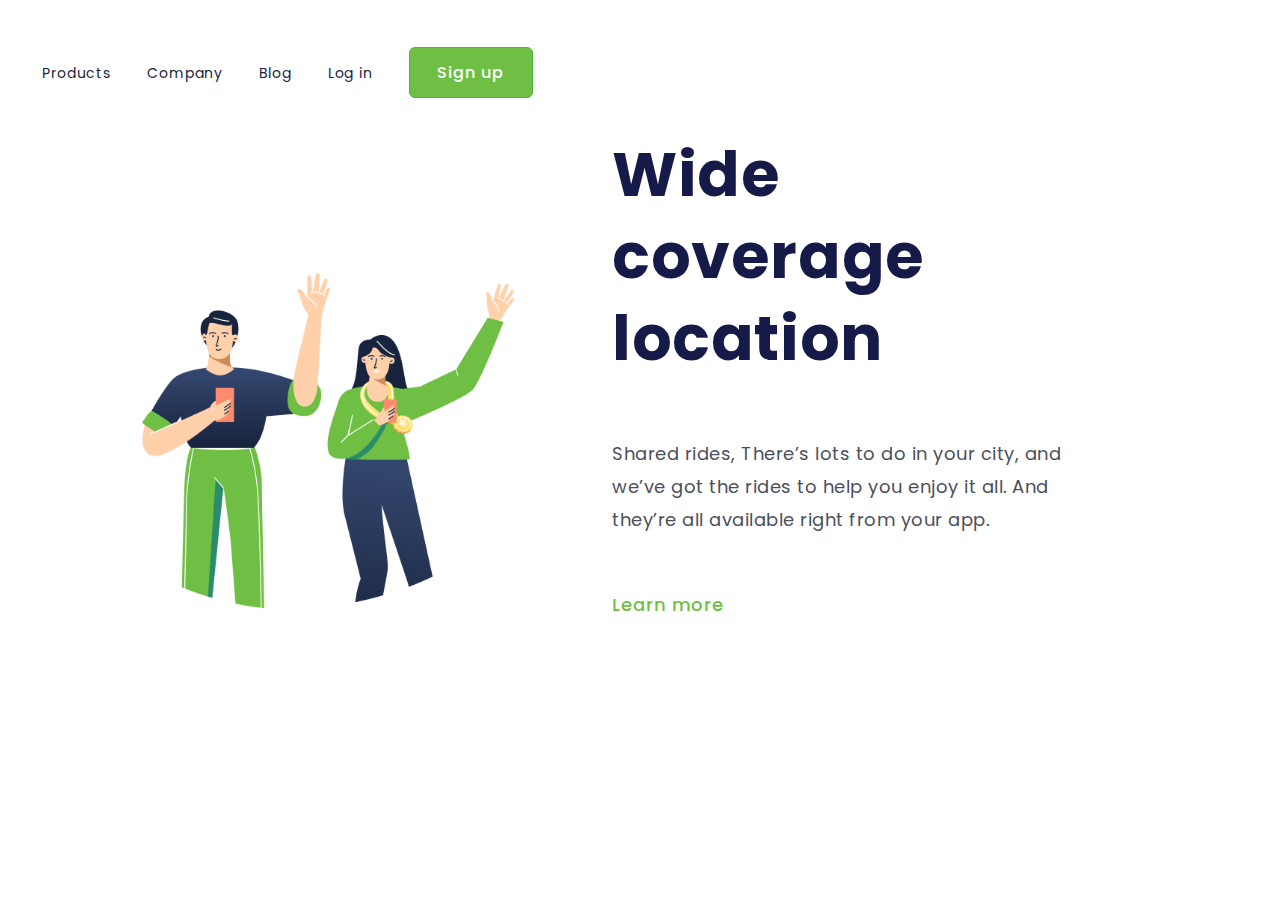
<file: projeto.html>
<!DOCTYPE html>
<html lang="pt=-br">

<head>
    <meta charset="UTF-8">
    <meta http-equiv="X-UA-Compatible" content="IE=edge">
    <meta name="viewport" content="width=device-width, initial-scale=1.0">
    <title>Projeto.</title>
    <link rel="stylesheet" href="style.css">

</head>

<body>

    <header>
        <a class="link-menu"> Products</a>
        <a class="link-menu">Company</a>
        <a class="link-menu">Blog</a>
        <a class="link-menu">Log in</a>
        <button class="button-menu1" >Sign up</button>

    </header>
    <main>
        <img src="../img/Group 2 + Group 3 Mask.png" alt="image">
        <section>


            <h1>Wide coverage location</h1>

            <p>Shared rides, There’s lots to do in your city, and we’ve got the rides to help you enjoy it all. And
                they’re all available right from your app.</p>

            <button class="button-menu">Learn more</button>
        </section>
    </main>



</body>

</html>
</file>
<file: style.css>
@import url('https://fonts.googleapis.com/css2?family= Poppins :wght@400;500;700 & display=swap');

* {
    margin: 0;
    padding: 0;
    box-sizing: border-box;
    font-family: 'Poppins', sem serifa;

}

header {
    margin-top: 47px;
    margin-left: 42px;

}

.link-menu {
    font-weight: 400;
    font-size: 14px;
    line-height: 21px;
    text-align: center;
    letter-spacing: 0.875px;
    color: #17233D;
    margin-right: 32px;
}

.button-menu1 {
    background: #6FBF44;
    border: 1px solid #4CB538;
    border-radius: 6px;
    font-weight: 500;
    font-size: 16px;
    line-height: 24px;
    letter-spacing: 1px;
    color: #FFFFFF;
    width: 124px;
    height: 51px;
    cursor: pointer;
}

img {
    margin: 163px 0 0 123px;
    display: inline-block;
    width: 400px;
}

section {
    display: inline-block;
    margin-left: 84px;
    margin-left: 85px;
    width: 493px;

}

h1 {
    font-weight: 700;
    font-size: 62px;
    line-height: 82px;
    letter-spacing: 0.596154px;
    color: #161A49;


}

p {
    font-weight: 400;
    font-size: 18px;
    line-height: 33px;
    letter-spacing: 0.5px;
    color: #4B505A;
    margin-top: 57px;
    margin-bottom: 55px;


}

.button-menu {
    font-weight: 500;
    font-size: 18px;
    line-height: 27px;
    letter-spacing: 1px;
    color: #6FBF44;
    background: transparent;
    cursor: pointer;
    border: none;
}

@media screen and(max-width:400px) {
   
    main {
        position: absolute;
        width: 390px;
        height: 800px;
        background: #FFFFFF;
    }

    img {
        position: absolute;
        width: 279.92px;
        height: 268.93px;
    }

    h1 {
        font-weight: 700;
        font-size: 30px;
        line-height: 30px;
        text-align: center;
        letter-spacing: 0.596154px;
        color: #161A49;
    }

    p {
        font-weight: 400;
        font-size: 18px;
        line-height: 33px;
        text-align: center;
        letter-spacing: 0.5px;
        color: #4B505A;
    }

    .button-menu {
        font-weight: 500;
        font-size: 18px;
        line-height: 27px;
        letter-spacing: 1px;
        color: #6FBF44;
    }

    .button-menu1 {
        position: absolute;
        left: 0%;
        right: 0%;
        top: 0%;
        bottom: 0%;
        background: #6FBF44;
        border: 1px solid #4CB538;
        border-radius: 6px;
    }



}
</file>
